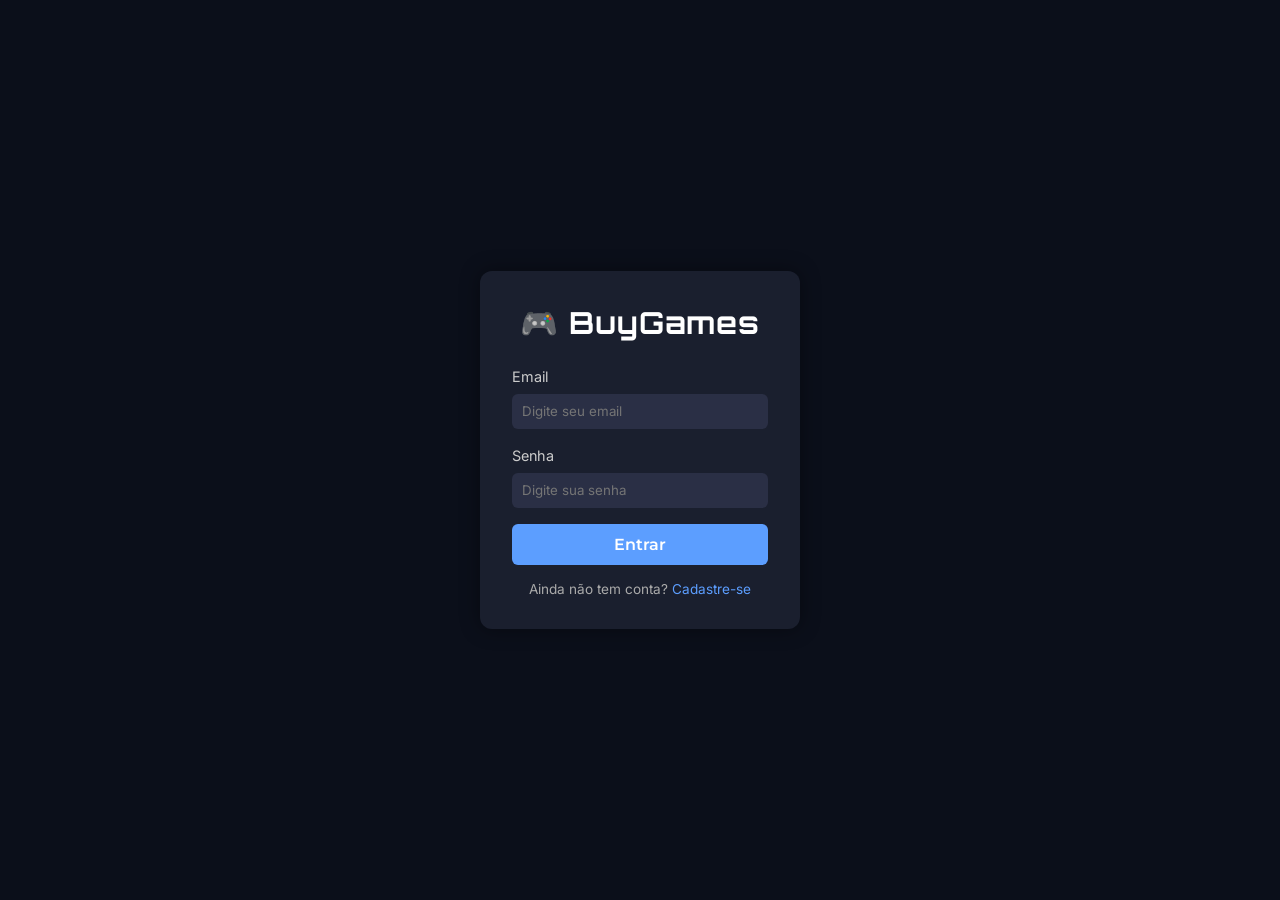
<file: index.html>
<!DOCTYPE html>
<html lang="pt-br">
<head>
    <meta charset="UTF-8">
    <meta name="viewport" content="width=device-width, initial-scale=1.0">
    <title>BuyGames - Login</title>
    <link rel="stylesheet" href="1. Login/Login.css">
    <link href="https://fonts.googleapis.com/css2?family=Bebas+Neue&family=Inter&family=Montserrat:wght@600&family=Orbitron&display=swap" rel="stylesheet">
</head>
<body>
    <div class="login-caixa">
        <form class="login-form">
            <h1 class="titulo">🎮 BuyGames</h1>

            <label for="email">Email</label>
            <input type="email" name="nemail" id="iemail" placeholder="Digite seu email" required>

            <label for="senha">Senha</label>
            <input type="password" name="nsenha" id="isenha" placeholder="Digite sua senha" required>

            <a href="3. Área_Jogos/Área_Jogos.html" class="botao-link">Entrar</a>

            <p class="cadastro-link">Ainda não tem conta? <a href="2. Cadastro/Cadastro.html">Cadastre-se</a></p>
        </form>
    </div>
</body>
</html>
</file>
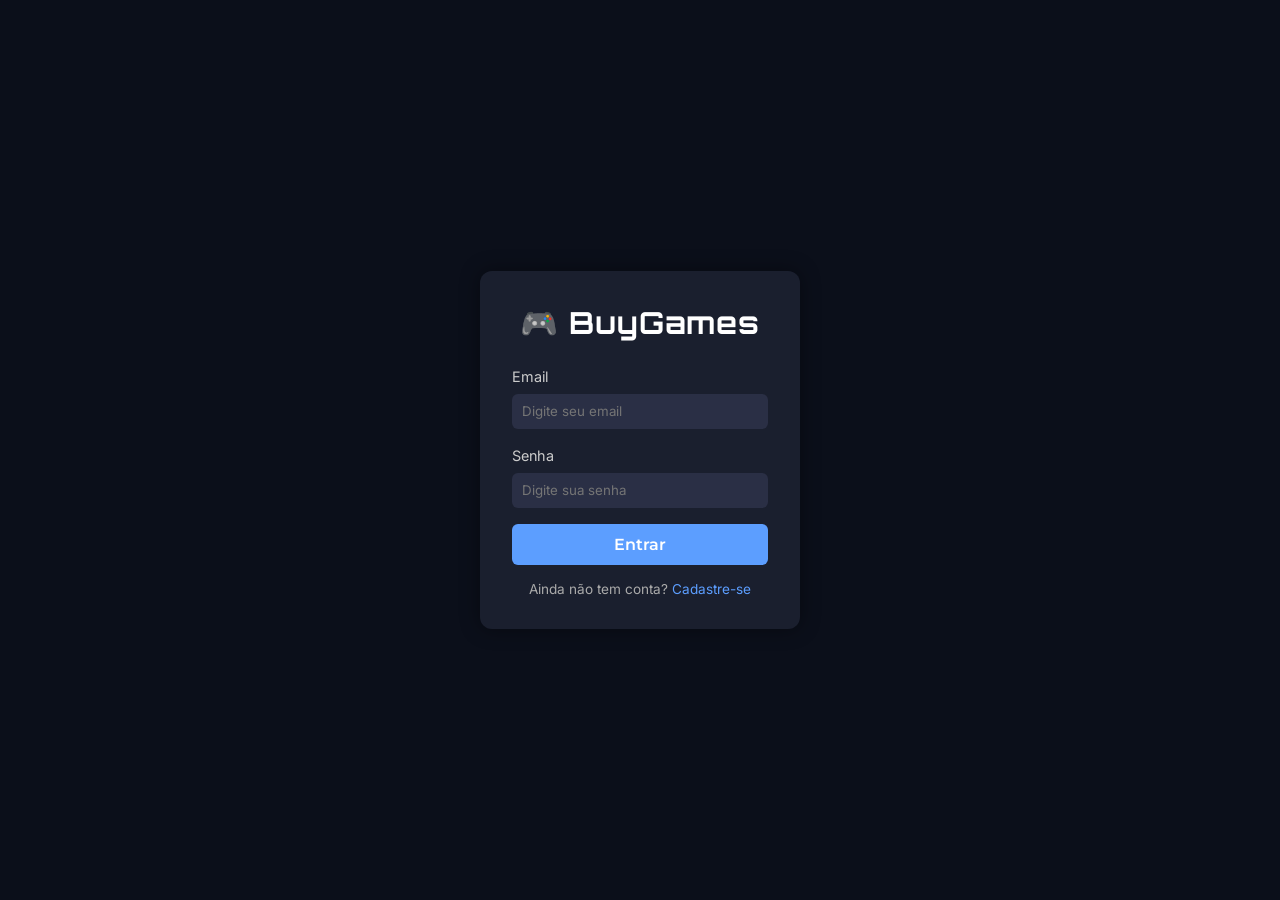
<file: 1. Login/index.html>
<!DOCTYPE html>
<html lang="pt-br">
<head>
    <meta charset="UTF-8">
    <meta name="viewport" content="width=device-width, initial-scale=1.0">
    <title>BuyGames - Login</title>
    <link rel="stylesheet" href="Login.css">
    <link href="https://fonts.googleapis.com/css2?family=Bebas+Neue&family=Inter&family=Montserrat:wght@600&family=Orbitron&display=swap" rel="stylesheet">
</head>
<body>
    <div class="login-caixa">
        <form class="login-form">
            <h1 class="titulo">🎮 BuyGames</h1>

            <label for="email">Email</label>
            <input type="email" name="nemail" id="iemail" placeholder="Digite seu email" required>

            <label for="senha">Senha</label>
            <input type="password" name="nsenha" id="isenha" placeholder="Digite sua senha" required>

            <a href="../3. Área_Jogos/Área_Jogos.html" class="botao-link">Entrar</a>

            <p class="cadastro-link">Ainda não tem conta?  <a href="../2. Cadastro/Cadastro.html">Cadastre-se</a></p>
        </form>
    </div>
</body>
</html>
</file>
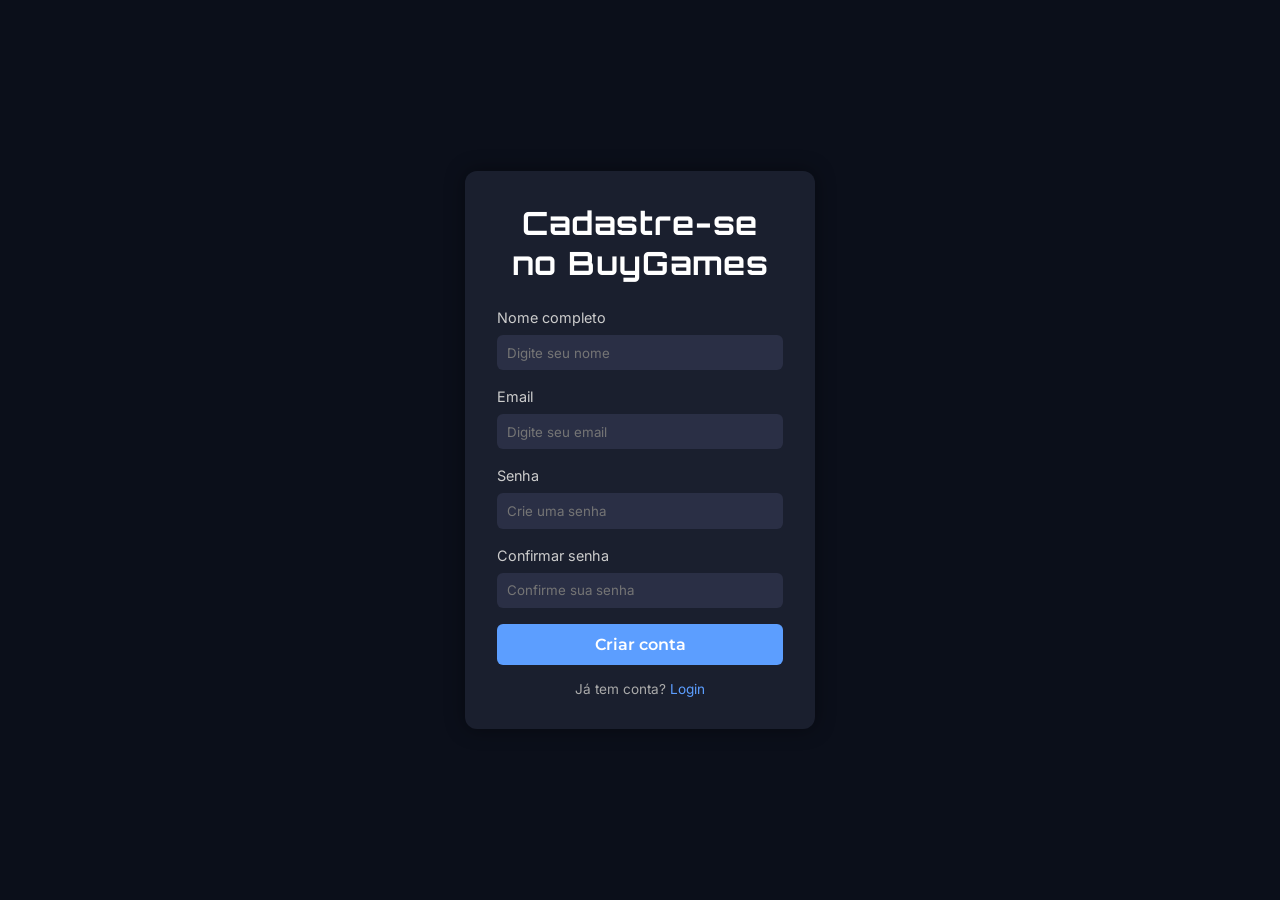
<file: 2. Cadastro/Cadastro.html>
<!DOCTYPE html>
<html lang="pt-br">
<head>
    <meta charset="UTF-8">
    <meta name="viewport" content="width=device-width, initial-scale=1.0">
    <title>BuyGames - Cadastro</title>
    <link rel="stylesheet" href="Cadastro.css">
    <link href="https://fonts.googleapis.com/css2?family=Bebas+Neue&family=Inter&family=Montserrat:wght@600&family=Orbitron&display=swap" rel="stylesheet">
</head>
<body>
    <div class="cadastro-caixa">
        <form class="cadastro-form">
            <h1 class="titulo">Cadastre-se no BuyGames</h1>

            <label for="nome">Nome completo</label>
            <input type="text" name="nnome" id="inome" placeholder="Digite seu nome" required>

            <label for="email">Email</label>
            <input type="email" name="nemail" id="iemail" placeholder="Digite seu email" required>

            <label for="senha">Senha</label>
            <input type="password" name="nsenha" id="isenha" placeholder="Crie uma senha" required>

            <label for="confirmar-senha">Confirmar senha</label>
            <input type="password" name="nconfirmar-senha" id="iconfirmar-senha" placeholder="Confirme sua senha" required>

            <a href="../3. Área_Jogos/Área_Jogos.html" class="botao-link">Criar conta</a>

            <p class="login-link">Já tem conta?  <a href="../index.html">Login</a></p>
        </form>
    </div>
</body>
</html>
</file>
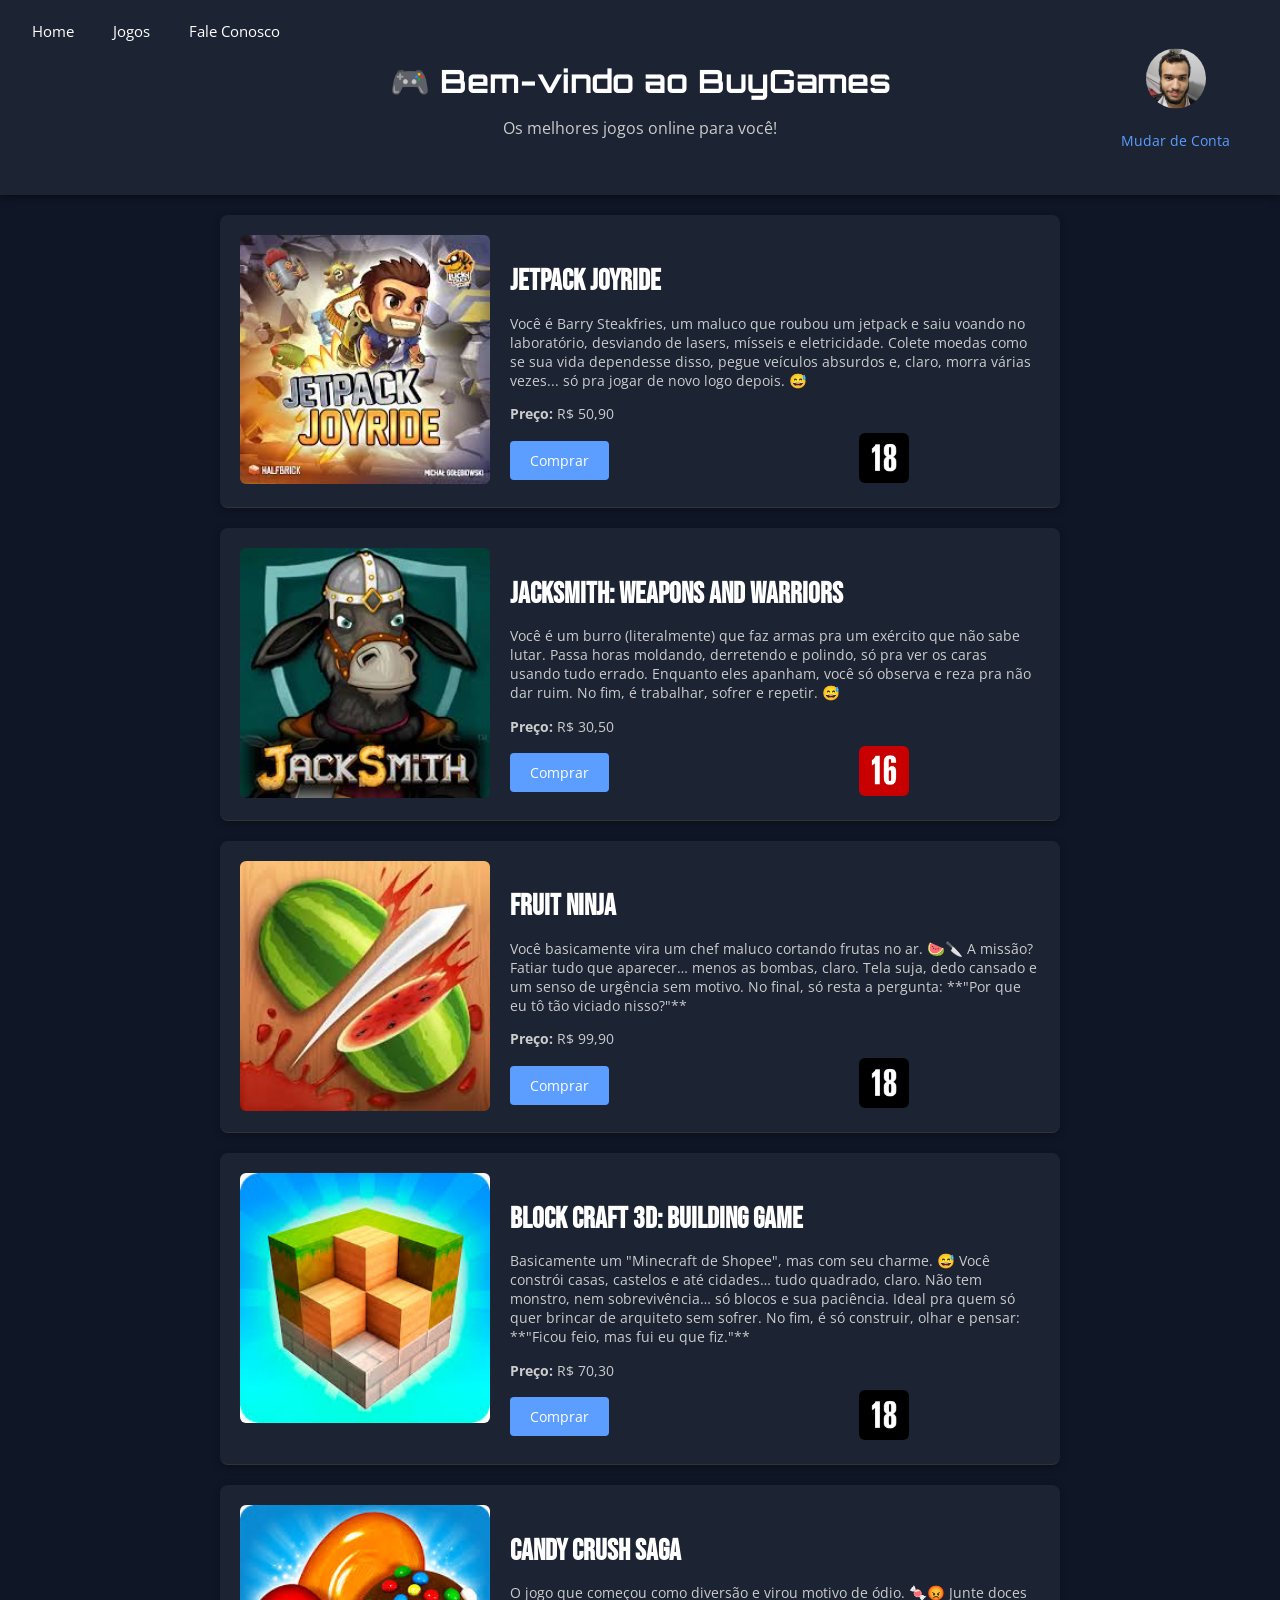
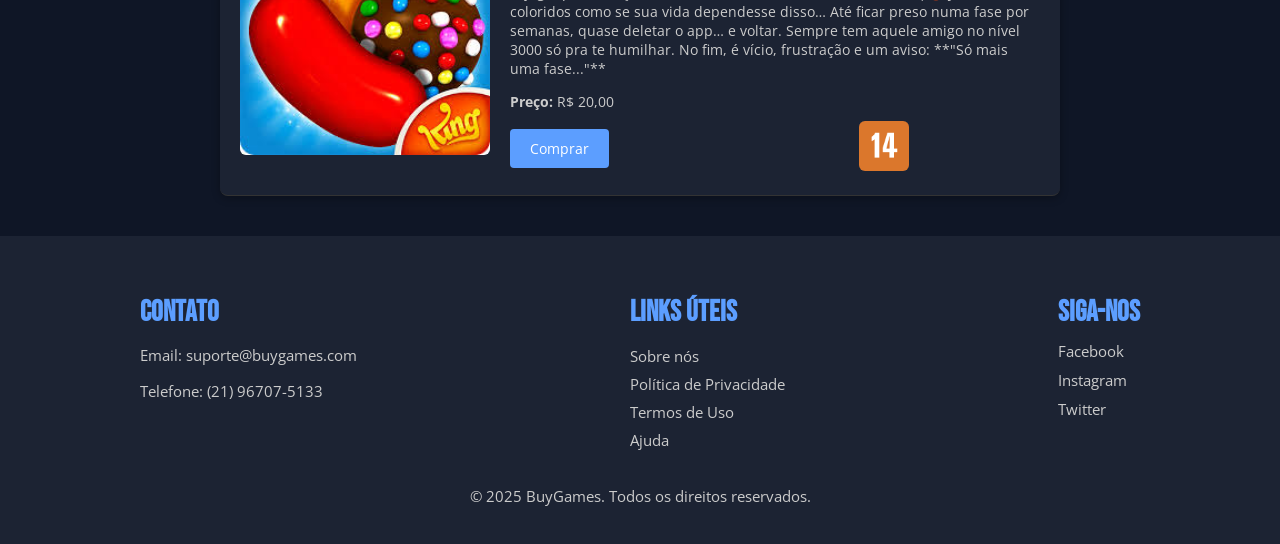
<file: 3. Área_Jogos/Área_Jogos.html>
<!DOCTYPE html>
<html lang="pt-br">
<head>
    <meta charset="UTF-8">
    <meta name="viewport" content="width=device-width, initial-scale=1.0">
    <title>BuyGames - Loja_Jogos</title>
    <link rel="stylesheet" href="Área_Jogos.css">
    <link href="https://fonts.googleapis.com/css2?family=Bebas+Neue&family=Open+Sans&family=Orbitron&display=swap" rel="stylesheet">
</head>
<body>

   <header class="topo-site" id="home">
        <nav class="menu-navegacao">
            <ul>
                <li><a href="#home">Home</a></li>
                <li><a href="#caixas-jogos">Jogos</a></li>
                <li><a href="#fale-conosco">Fale Conosco</a></li>
            </ul>
        </nav>
        <div class="info-site">
            <h1>🎮 Bem-vindo ao BuyGames</h1>
            <p>Os melhores jogos online para você!</p>
        </div>
        <div class="usuario">
            <img src="../imagens/Minha_Foto.jpg" alt="Foto do Usuário">
            <a href="../index.html" class="link-usuario">Mudar de Conta</a>
        </div>
    </header>
    
    <main id="caixas-jogos">
        <section class="jogo">
        <div class="imagem-jogo">
            <img src="../imagens/JackPack.jpg" alt="Imagem do Jogo">
        </div>
        <div class="info-jogo">
    <h3>JETPACK JOYRIDE</h3>
    <p>
        Você é Barry Steakfries, um maluco que roubou um jetpack e saiu voando no laboratório, desviando de lasers, mísseis e eletricidade.  
        Colete moedas como se sua vida dependesse disso, pegue veículos absurdos e, claro, morra várias vezes... só pra jogar de novo logo depois. 😅
    </p>
    <p><strong>Preço:</strong> R$ 50,90</p>
        <div class="area-botao-classificacao">
            <a href="../4. Pagamento/Pagamento.html" class="botao-comprar">Comprar</a>
            <div class="classificacao-indicativa">
                <img src="../imagens/Logo - 18.png" alt="Classificação Indicativa 18+">
            </div>
        </div>
    </div>
    </section>

    <section class="jogo">
        <div class="imagem-jogo">
            <img src="../imagens/VacaFerreira4.jpg" alt="Imagem do Jogo">
        </div>
        <div class="info-jogo">
            <h3>JackSmith: Weapons and Warriors</h3>
            <p>
                Você é um burro (literalmente) que faz armas pra um exército que não sabe lutar.  
                Passa horas moldando, derretendo e polindo, só pra ver os caras usando tudo errado.  
                Enquanto eles apanham, você só observa e reza pra não dar ruim.  
                No fim, é trabalhar, sofrer e repetir. 😅
            </p>
            <p><strong>Preço:</strong> R$ 30,50</p>
            <div class="area-botao-classificacao">
            <a href="../4. Pagamento/Pagamento.html" class="botao-comprar">Comprar</a>
            <div class="classificacao-indicativa">
                <img src="../imagens/Logo - 16.png" alt="Classificação Indicativa 16+">
            </div>
        </div>
        </div>
    </section>

    <section class="jogo">
        <div class="imagem-jogo">
            <img src="../imagens/FrutNinja.jpg" alt="Imagem do Jogo">
        </div>
        <div class="info-jogo">
            <h3>FRUIT NINJA</h3>
            <p>
                Você basicamente vira um chef maluco cortando frutas no ar. 🍉🔪  
                A missão? Fatiar tudo que aparecer… menos as bombas, claro.  
                Tela suja, dedo cansado e um senso de urgência sem motivo.  
                No final, só resta a pergunta:  
                **"Por que eu tô tão viciado nisso?"**
            </p>
            <p><strong>Preço:</strong> R$ 99,90</p>
            <div class="area-botao-classificacao">
            <a href="../4. Pagamento/Pagamento.html" class="botao-comprar">Comprar</a>
            <div class="classificacao-indicativa">
                <img src="../imagens/Logo - 18.png" alt="Classificação Indicativa 18+">
            </div>
        </div>
        </div>
    </section>

    <section class="jogo">
        <div class="imagem-jogo">
            <img src="../imagens/MinePirata.jpg" alt="Imagem do Jogo">
        </div>
        <div class="info-jogo">
            <h3>Block Craft 3D: Building Game</h3>
            <p>
                Basicamente um "Minecraft de Shopee", mas com seu charme. 😅  
                Você constrói casas, castelos e até cidades… tudo quadrado, claro.  
                Não tem monstro, nem sobrevivência… só blocos e sua paciência.  
                Ideal pra quem só quer brincar de arquiteto sem sofrer.  
                No fim, é só construir, olhar e pensar: **"Ficou feio, mas fui eu que fiz."**
            </p>
            <p><strong>Preço:</strong> R$ 70,30</p>
            <div class="area-botao-classificacao">
            <a href="../4. Pagamento/Pagamento.html" class="botao-comprar">Comprar</a>
            <div class="classificacao-indicativa">
                <img src="../imagens/Logo - 18.png" alt="Classificação Indicativa 18+">
            </div>
        </div>
        </div>
    </section>

    <section class="jogo">
        <div class="imagem-jogo">
            <img src="../imagens/Docinho.jpg" alt="Imagem do Jogo">
        </div>
        <div class="info-jogo">
            <h3>Candy Crush Saga</h3>
            <p>
                O jogo que começou como diversão e virou motivo de ódio. 🍬😡  
                Junte doces coloridos como se sua vida dependesse disso…  
                Até ficar preso numa fase por semanas, quase deletar o app… e voltar.  
                Sempre tem aquele amigo no nível 3000 só pra te humilhar.  
                No fim, é vício, frustração e um aviso: **"Só mais uma fase..."**
        </p>
            <p><strong>Preço:</strong> R$ 20,00</p>
            <div class="area-botao-classificacao">
            <a href="../4. Pagamento/Pagamento.html" class="botao-comprar">Comprar</a>
            <div class="classificacao-indicativa">
                <img src="../imagens/Logo - 14.png" alt="Classificação Indicativa 14+">
            </div>
        </div>
        </div>
    </section>
</main>

<footer class="rodape" id="fale-conosco">
    <div class="rodape-conteudo">
        <div class="contato">
            <h3>Contato</h3>
            <p>Email: suporte@buygames.com</p>
            <p>Telefone: (21) 96707-5133</p>
        </div>

        <div class="links-uteis">
            <h3>Links Úteis</h3>
            <ul>
                <li><a href="#">Sobre nós</a></li>
                <li><a href="#">Política de Privacidade</a></li>
                <li><a href="#">Termos de Uso</a></li>
                <li><a href="#">Ajuda</a></li>
            </ul>
        </div>

        <div class="redes-sociais">
            <h3>Siga-nos</h3>
            <a href="#">Facebook</a><br>
            <a href="https://www.instagram.com/buygamestore?igsh=ZmhjaGY2cWkxY3g3" target="_blank">Instagram</a><br>
            <a href="https://x.com/store_buygames?s=11" target="_blank">Twitter</a>
        </div>
    </div>
    <p class="direitos">&copy; 2025 BuyGames. Todos os direitos reservados.</p>
</footer>
</file>
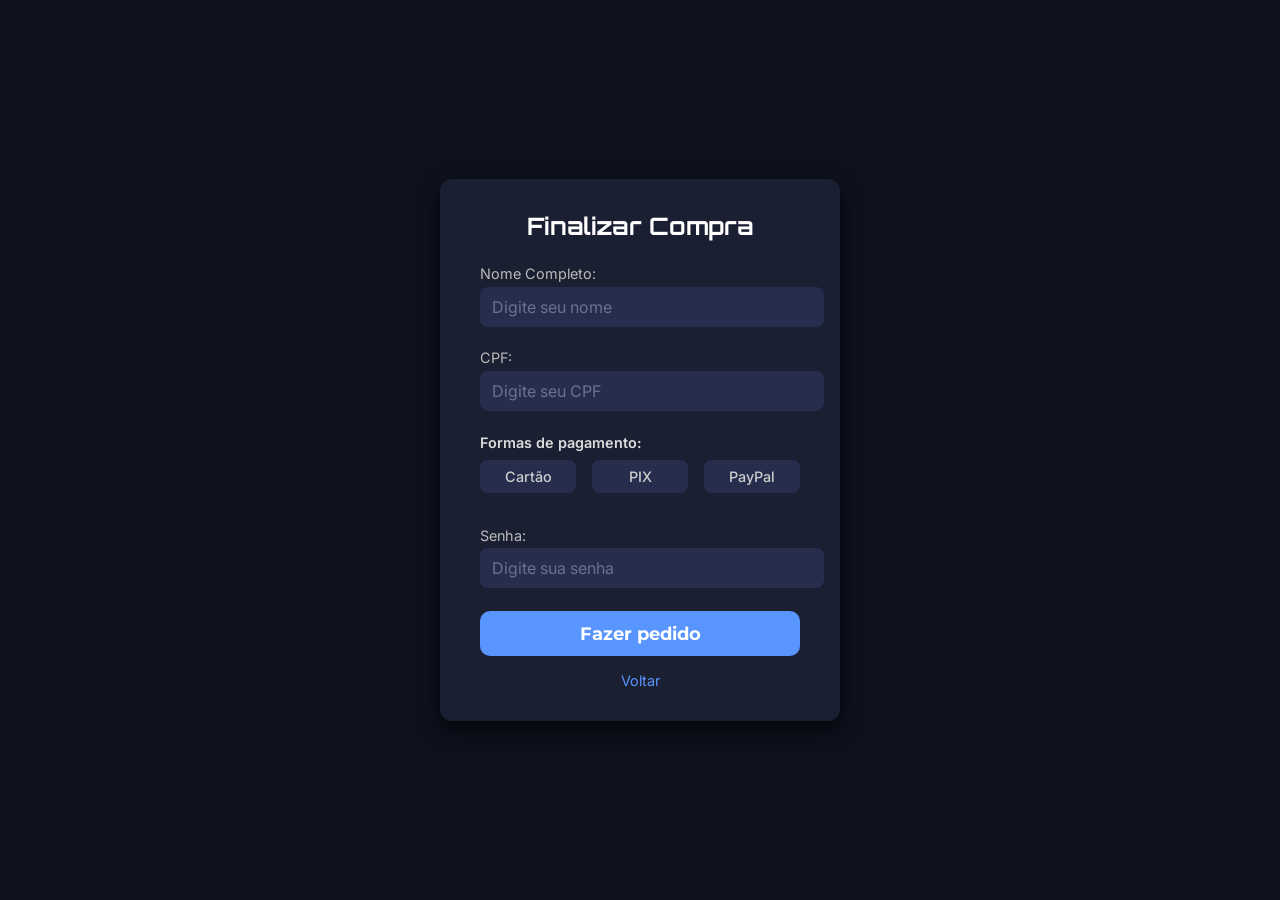
<file: 4. Pagamento/Pagamento.html>
<!DOCTYPE html>
<html lang="pt-br">
<head>
    <meta charset="UTF-8">
    <meta name="viewport" content="width=device-width, initial-scale=1.0">
    <title>BuyGames - Pagamento</title>
    <link rel="stylesheet" href="Pagamento.css">
    <link href="https://fonts.googleapis.com/css2?family=Inter&family=Montserrat:wght@600&family=Orbitron&display=swap" rel="stylesheet">
</head>
<body>
    <div class="pag-caixa">
        <form class="pag-form">
            <h2>Finalizar Compra</h2>

            <label for="nome">Nome Completo:</label>
            <input type="text" id="inome" name="nnome" placeholder="Digite seu nome" required>

            <label for="cpf">CPF:</label>
            <input type="text" id="icpf" name="ncpf" placeholder="Digite seu CPF" maxlength="11">

            <div class="pag-metodos">
                <label>Formas de pagamento:</label>
                <div class="pag-opçoes">
                    <input type="radio" id="cartao" name="pagamento" value="cartao">
                    <label for="cartao">Cartão</label>

                    <input type="radio" id="pix" name="pagamento" value="pix">
                    <label for="pix">PIX</label>

                    <input type="radio" id="paypal" name="pagamento" value="paypal">
                    <label for="paypal">PayPal</label>
                </div>
            </div>

            <label for="senha">Senha:</label>
            <input type="password" id="isenha" name="nsenha" placeholder="Digite sua senha" required>

            <a href="../5. Confirmação/Confirmação.html" class="botao-link">Fazer pedido</a>
            <a href="../3. Área_Jogos/Área_Jogos.html" class="voltar-link">Voltar</a>
        </form>
    </div>
</body>
</html>
</file>
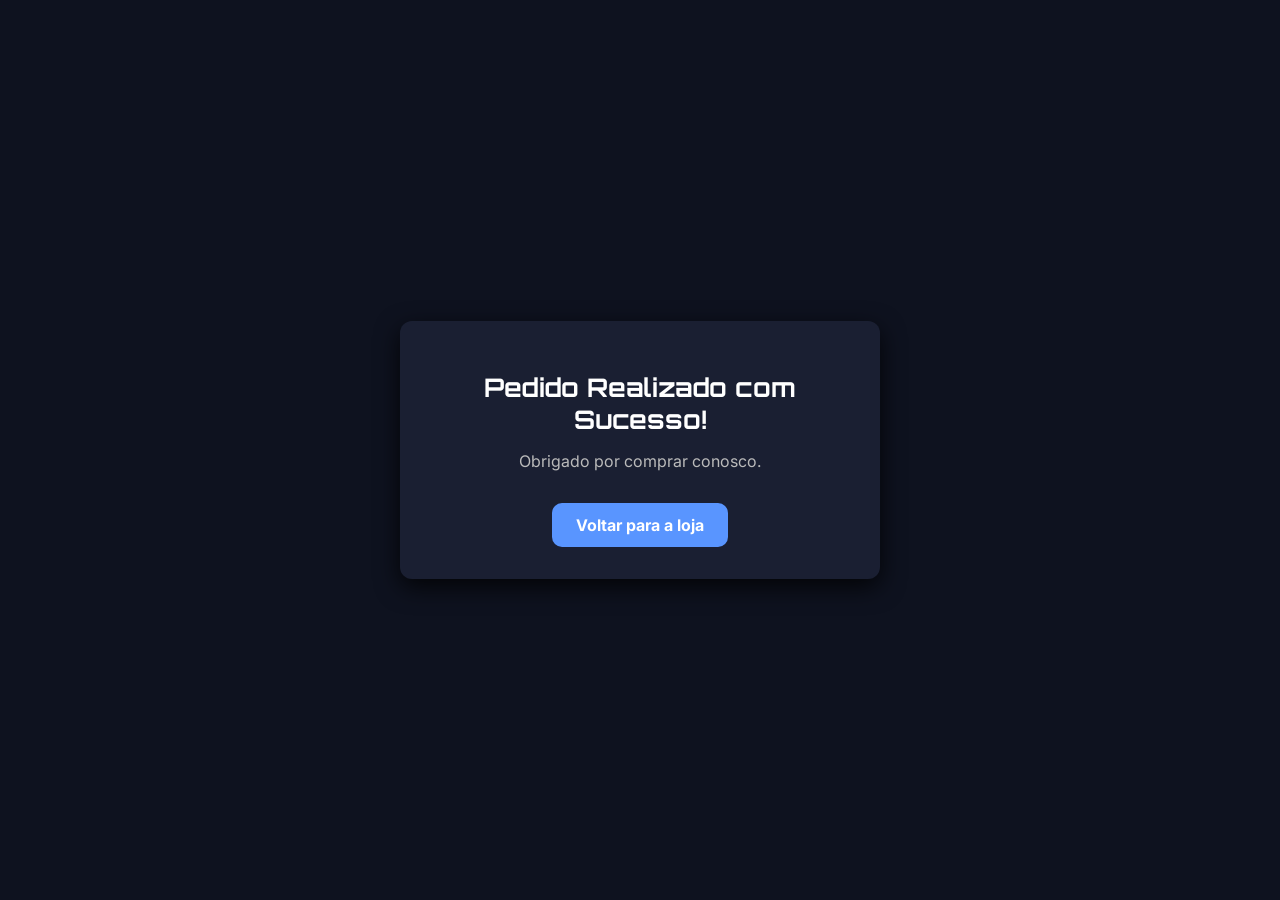
<file: 5. Confirmação/Confirmação.html>
<!DOCTYPE html>
<html lang="pt-br">
<head>
    <meta charset="UTF-8">
    <meta name="viewport" content="width=device-width, initial-scale=1.0">
    <title>BuyGames - Confirmação_Pedido</title>
    <link rel="stylesheet" href="Confirmação.css">
    <link href="https://fonts.googleapis.com/css2?family=Inter&family=Orbitron&display=swap" rel="stylesheet">
</head>
<body>
    <div class="confirm-caixa">
        <h1>Pedido Realizado com Sucesso!</h1>
        <p>Obrigado por comprar conosco.</p>
        <a href="../3. Área_Jogos/Área_Jogos.html" class="botao-voltar">Voltar para a loja</a>
    </div>
</body>
</html>
</file>
<file: 1. Login/Login.css>
* {
  margin: 0;
  padding: 0;
  box-sizing: border-box;
  font-family: 'Inter', sans-serif;
}

body {
  background-color: #0B0F1A;
  display: flex;
  justify-content: center;
  align-items: center;
  height: 100vh;
}

.login-caixa {
  background-color: #1a1f2e;
  padding: 2rem;
  border-radius: 12px;
  box-shadow: 0 0 20px rgba(0, 0, 0, 0.4);
  width: 320px;
}

.titulo {
  font-family: 'Orbitron', sans-serif; 
  color: #ffffff;
  text-align: center;
  margin-bottom: 1.5rem;
  font-size: 1.9rem;
  letter-spacing: 1px;
}

.login-form label {
  color: #ccc;
  font-size: 0.9rem;
}

.login-form input {
  width: 100%;
  padding: 0.6rem;
  margin: 0.5rem 0 1rem 0;
  border: none;
  border-radius: 6px;
  background-color: #2a2f45;
  color: #fff;
}

.login-form input:focus {
  outline: 2px solid #5c9eff;
}

.botao-link {
  display: inline-block;
  width: 100%;
  padding: 0.7rem;
  background-color: #5c9eff;
  color: #fff;
  font-family: 'Montserrat', sans-serif;
  font-weight: 600;
  text-align: center;
  border-radius: 6px;
  cursor: pointer;
  text-decoration: none;
  transition: background-color 0.3s;
}

.botao-link:hover {
  background-color: #3a7fdc;
  color: #fff;
}

.cadastro-link {
  margin-top: 1rem;
  text-align: center;
  font-size: 0.85rem;
  color: #aaa;
}

.cadastro-link a {
  color: #5c9eff;
  text-decoration: none;
}

.cadastro-link a:hover {
  text-decoration: underline;
}
</file>
<file: 2. Cadastro/Cadastro.css>
* {
  margin: 0;
  padding: 0;
  box-sizing: border-box;
  font-family: 'Inter', sans-serif;
}

body {
  background-color: #0B0F1A;
  display: flex;
  justify-content: center;
  align-items: center;
  height: 100vh;
}

.cadastro-caixa {
  background-color: #1a1f2e;
  padding: 2rem;
  border-radius: 12px;
  box-shadow: 0 0 20px rgba(0, 0, 0, 0.4);
  width: 100%;
  max-width: 350px;
}

.titulo {
  font-family: 'Orbitron', sans-serif;
  color: #ffffff;
  text-align: center;
  margin-bottom: 1.5rem;
  font-size: 2rem;
  letter-spacing: 1px;
}

.cadastro-form label {
  color: #ccc;
  font-size: 0.9rem;
}

.cadastro-form input {
  width: 100%;
  padding: 0.6rem;
  margin: 0.5rem 0 1rem 0;
  border: none;
  border-radius: 6px;
  background-color: #2a2f45;
  color: #fff;
}

.cadastro-form input:focus {
  outline: 2px solid #5c9eff;
}

.botao-link {
  display: inline-block;
  width: 100%;
  padding: 0.7rem;
  background-color: #5c9eff;
  color: #fff;
  font-family: 'Montserrat', sans-serif;
  font-weight: 600;
  text-align: center;
  border-radius: 6px;
  cursor: pointer;
  text-decoration: none;
  transition: background-color 0.3s;
}

.botao-link:hover {
  background-color: #3a7fdc;
  color: #fff;
}

.login-link {
  margin-top: 1rem;
  text-align: center;
  font-size: 0.85rem;
  color: #aaa;
}

.login-link a {
  color: #5c9eff;
  text-decoration: none;
}

.login-link a:hover {
  text-decoration: underline;
}
</file>
<file: 3. Área_Jogos/Área_Jogos.css>
body {
  background-color: #0f1626;
  color: white;
  font-family: 'Open Sans', sans-serif;
  margin: 0;
  padding: 0;
}

h1 {
  font-family: 'Orbitron', sans-serif;
}

h3 {
  font-family: 'Bebas Neue', sans-serif;
  font-size: 1.8rem;
  margin-bottom: 10px;
}

.topo-site {
  position: relative;
  text-align: center;
  padding: 40px 20px;
  background-color: #1c2333;
  box-shadow: 0 2px 8px rgba(0, 0, 0, 0.5);
}

.menu-navegacao {
  position: absolute;
  top: 20px;
  left: 20px;
}

.menu-navegacao ul {
  list-style: none;
  margin: 0;
  padding: 0;
  display: flex;
  gap: 15px;
}

.menu-navegacao ul li a {
  color: white;
  text-decoration: none;
  background-color: #1c2333;
  padding: 8px 12px;
  border-radius: 4px;
  transition: background-color 0.3s;
  font-size: 0.95rem;
  font-family: 'Open Sans', sans-serif;
}

.menu-navegacao ul li a:hover {
  background-color: #5c9eff;
  color: black;
}

.info-site h1 {
  margin-bottom: 5px;
  font-size: 2rem;
}

.info-site p {
  color: #ccc;
  font-size: 1rem;
}

.usuario {
  display: flex;
  flex-direction: column;
  align-items: center;
  position: absolute;
  right: 40px;
  top: 50%;
  transform: translateY(-50%);
  padding: 6px 10px;
  background-color: rgba(28, 35, 51, 0.8);
  border-radius: 8px;
}

.usuario img {
  width: 60px;
  height: 60px;
  border-radius: 50%;
  object-fit: cover;
  margin-bottom: 20px;
  border: 2px solid #1c2333;
}

.link-usuario {
  color: #5c9eff;
  text-decoration: none;
  font-size: 0.85rem;
}

.link-usuario:hover {
  text-decoration: underline;
  color: #5c9eff;
}

.usuario p {
  font-size: 1rem;
  color: white;
  font-weight: 500;
  line-height: 1;
}

section {
  padding: 30px 20px;
  border-bottom: 1px solid #333;
}

.jogo {
  display: flex;
  background-color: #1c2333;
  padding: 20px;
  border-radius: 8px;
  margin: 20px auto;
  max-width: 800px;
  box-shadow: 0 2px 8px rgba(0, 0, 0, 0.3);
  align-items: flex-start;
}

.jogo .imagem-jogo {
  flex: 1;
  max-width: 250px;
  margin-right: 20px;
}

.jogo .imagem-jogo img {
  width: 100%;
  border-radius: 6px;
  display: block;
}

.jogo .info-jogo {
  flex: 2;
  color: white;
  font-size: 0.9rem;
}

.jogo .info-jogo p {
  margin-bottom: 10px;
  color: #ccc;
}

.botao-comprar {
  display: inline-block;
  padding: 10px 20px;
  background-color: #5c9eff;
  color: white;
  text-decoration: none;
  border-radius: 4px;
  cursor: pointer;
  text-align: center;
  font-family: 'Open Sans', sans-serif;
}

.botao-comprar:hover {
  background-color: #3a7bd5;
}

.info-jogo .area-botao-classificacao {
  display: flex;
  align-items: center;
  gap: 250px;
  margin-top: 10px;
}

.classificacao-indicativa img {
  width: 50px;
  height: 50px;
  border-radius: 6px;
}

.rodape {
  background-color: #1c2333;
  color: white;
  padding: 30px 20px;
  margin-top: 40px;
  font-family: 'Open Sans', sans-serif;
}

.rodape-conteudo {
  display: flex;
  justify-content: space-between;
  flex-wrap: wrap;
  max-width: 1000px;
  margin: 0 auto;
}

.rodape h3 {
  color: #5c9eff;
  font-family: 'Bebas Neue', cursive;
}

.rodape p,
.rodape a,
.rodape li {
  color: #ccc;
  font-size: 0.95rem;
  text-decoration: none;
  margin-bottom: 8px;
}

.rodape a:hover {
  text-decoration: underline;
  color: #ffffff;
}

.rodape ul {
  list-style-type: none;
  padding: 0;
}

.direitos {
  text-align: center;
  margin-top: 20px;
  font-size: 0.85rem;
  color: #888;
}

.redes-sociais a {
  display: inline-block;
  margin-bottom: 8px;
}
</file>
<file: 4. Pagamento/Pagamento.css>
body {
    margin: 0;
    background-color: #0e121f;
    font-family: 'Inter', sans-serif;
    color: #ddd;
    height: 100vh;
}

.pag-caixa {
    display: flex;
    justify-content: center;
    align-items: center;
    height: 100%;
}

.pag-form {
    background-color: #1a1f32;
    padding: 2rem 2.5rem;
    border-radius: 12px;
    box-shadow: 0 8px 24px rgba(0,0,0,0.8);
    width: 320px;
}

h2 {
    margin-top: 0;
    margin-bottom: 1.5rem;
    color: #fff;
    font-weight: 700;
    text-align: center;
    font-family: 'Orbitron', sans-serif;
}

label {
    display: block;
    font-size: 0.9rem;
    margin-bottom: 0.3rem;
    color: #bbb;
}

input[type="text"],
input[type="password"] {
    width: 100%;
    padding: 10px 12px;
    border-radius: 8px;
    border: none;
    background-color: #262d4d;
    color: #eee;
    font-size: 1rem;
    margin-bottom: 1.4rem;
    transition: background-color 0.3s ease;
    font-family: 'Inter', sans-serif;
}

input[type="text"]::placeholder,
input[type="password"]::placeholder {
    color: #6c7191;
}

input[type="text"]:focus,
input[type="password"]:focus {
    outline: none;
    background-color: #323c73;
}

.pag-metodos {
    margin-bottom: 1.5rem;
}

.pag-metodos label {
    font-weight: 600;
    color: #ddd;
    margin-bottom: 0.6rem;
    display: block;
}

.pag-opçoes {
    display: flex;
    justify-content: space-between;
    gap: 1rem;
}

.pag-opçoes label {
    background-color: #262d4d;
    padding: 8px 12px;
    border-radius: 8px;
    cursor: pointer;
    flex: 1;
    text-align: center;
    user-select: none;
    transition: background-color 0.3s ease;
    font-weight: 500;
    color: #ccc;
    font-family: 'Inter', sans-serif;
}

.pag-opçoes input[type="radio"] {
    display: none;
}

.pag-opçoes input[type="radio"]:checked + label {
    background-color: #5995ff;
    color: #fff;
    font-weight: 700;
    box-shadow: 0 0 8px #5995ff88;
}

.botao-link {
    display: block;
    width: 100%;
    background-color: #5995ff;
    border: none;
    color: white;
    font-family: 'Montserrat';
    font-weight: 700;
    font-size: 1.1rem;
    padding: 12px 0;
    border-radius: 10px;
    text-align: center;
    text-decoration: none;
    cursor: pointer;
    transition: background-color 0.25s ease;
}

.botao-link:hover {
    background-color: #417ee6;
}

.voltar-link {
    display: block;
    margin-top: 1rem;
    text-align: center;
    font-size: 0.9rem;
    color: #5995ff;
    text-decoration: none;
    transition: color 0.2s ease;
    font-family: 'Inter', sans-serif;
}

.voltar-link:hover {
    color: #417ee6;
    text-decoration: underline;
}
</file>
<file: 5. Confirmação/Confirmação.css>
body {
    margin: 0;
    padding: 0;
    background-color: #0e121f;
    color: #ddd;
    font-family: 'Inter', sans-serif;
    display: flex;
    justify-content: center;
    align-items: center;
    height: 100vh;
}

.confirm-caixa {
    background-color: #1a1f32;
    padding: 2rem 2.5rem;
    border-radius: 12px;
    box-shadow: 0 8px 24px rgba(0,0,0,0.8);
    text-align: center;
    max-width: 400px;
}

h1 {
    color: #fff;
    margin-bottom: 1rem;
    font-weight: 700;
    font-size: 1.6rem;
    font-family: 'Orbitron', sans-serif;
}

p {
    margin-bottom: 2rem;
    font-size: 1rem;
    color: #bbb;
}

.botao-voltar {
    display: inline-block;
    padding: 12px 24px;
    background-color: #5995ff;
    color: #fff;
    text-decoration: none;
    border-radius: 10px;
    font-weight: 700;
    transition: background-color 0.25s ease;
}

.botao-voltar:hover {
    background-color: #417ee6;
}
</file>
